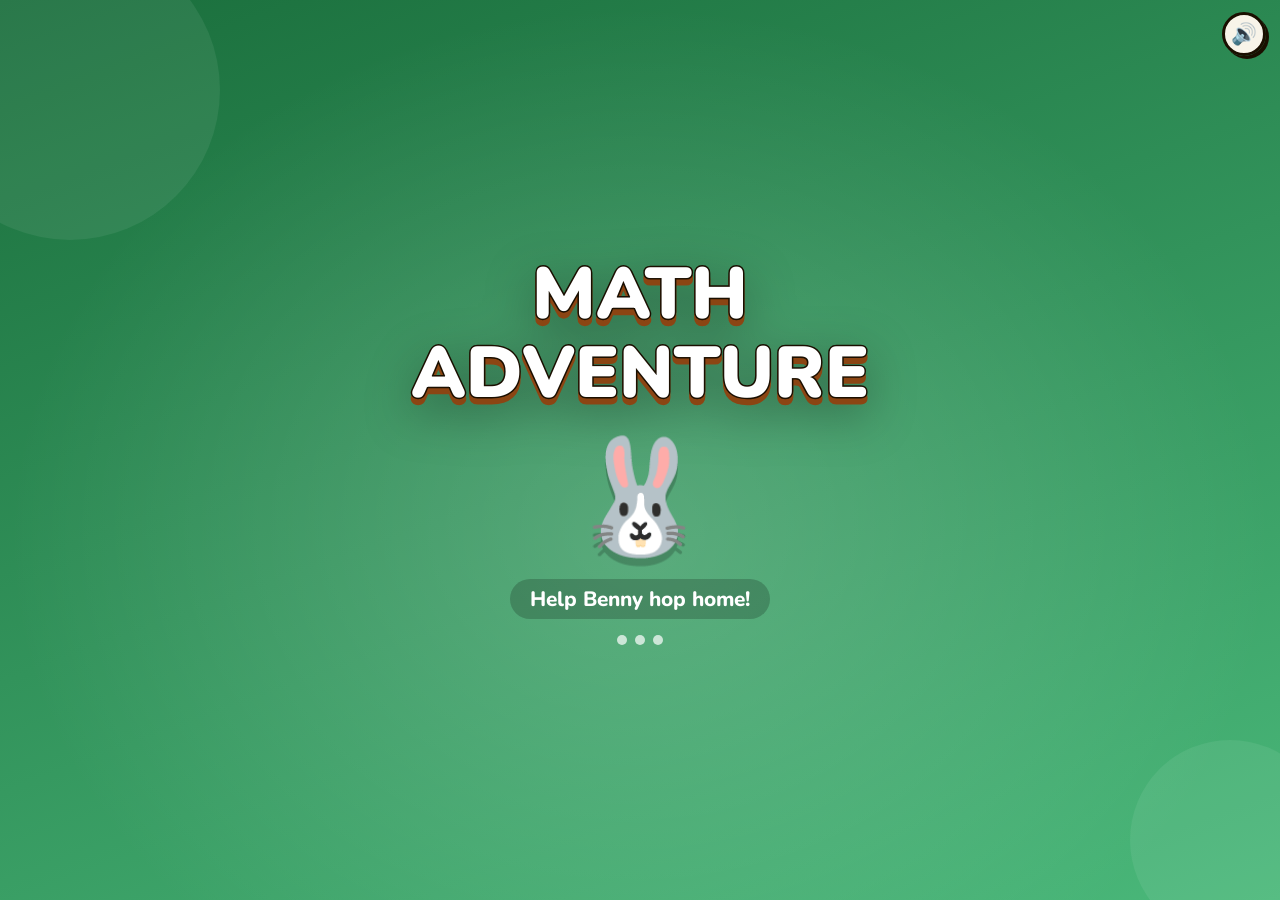
<file: index.html>
<!DOCTYPE html>
<html lang="en">
<head>
  <meta charset="UTF-8"/>
  <meta name="viewport" content="width=device-width,initial-scale=1.0,viewport-fit=cover,user-scalable=no"/>
  <meta name="theme-color" content="#2176b5"/>
  <meta name="apple-mobile-web-app-capable" content="yes"/>
  <meta name="apple-mobile-web-app-status-bar-style" content="black-translucent"/>
  <meta name="apple-mobile-web-app-title" content="Math Adventure"/>
  <meta name="mobile-web-app-capable" content="yes"/>
  <link rel="apple-touch-icon" href="icon-192.png"/>
  <link rel="manifest" href="manifest.json"/>
  <title>Math Adventure 🐰</title>
  <link rel="preconnect" href="https://fonts.googleapis.com"/>
  <link rel="preconnect" href="https://fonts.gstatic.com" crossorigin/>
  <link href="https://fonts.googleapis.com/css2?family=Boogaloo&family=Nunito:wght@800;900&display=swap" rel="stylesheet"/>
  <link rel="stylesheet" href="style.css"/>
</head>
<body>

<canvas id="fx-canvas" aria-hidden="true"></canvas>
<div id="screen-flash" aria-hidden="true"></div>
<button id="sound-toggle" onclick="toggleSound()" aria-label="Toggle sound">🔊</button>

<!-- ═══════════════════════════════════════════════
     SPLASH SCREEN
═══════════════════════════════════════════════ -->
<div id="screen-splash" class="screen active" aria-label="Loading">
  <div class="splash-bg"></div>
  <div class="splash-content">
    <div class="splash-logo" id="splash-logo">MATH<br>ADVENTURE</div>
    <div class="splash-benny" id="splash-benny">🐰</div>
    <div class="splash-subtitle">Help Benny hop home!</div>
    <div class="splash-dots">
      <span class="sdot"></span><span class="sdot"></span><span class="sdot"></span>
    </div>
  </div>
</div>

<!-- ═══════════════════════════════════════════════
     TITLE SCREEN
═══════════════════════════════════════════════ -->
<div id="screen-title" class="screen" role="main">
  <div class="ts-world" aria-hidden="true">
    <div class="ts-sky"></div>
    <div class="ts-sun">☀️</div>
    <div class="ts-cloud tc1">☁️</div>
    <div class="ts-cloud tc2">☁️</div>
    <div class="ts-cloud tc3">⛅</div>
    <!-- SVG hills on title -->
    <div class="ts-svg-hills" id="ts-svg-hills">
      <svg viewBox="0 0 900 120" preserveAspectRatio="none" style="width:100%;height:100%">
        <path d="M0,80 Q150,20 300,60 Q450,100 600,40 Q750,0 900,50 L900,120 L0,120 Z" fill="#4caf76" opacity="0.7"/>
        <path d="M0,100 Q200,50 400,80 Q600,110 900,60 L900,120 L0,120 Z" fill="#5DBB63" opacity="0.95"/>
      </svg>
    </div>
    <div class="ts-trees"><span>🌲</span><span>🌳</span><span>🌲</span><span>🌳</span><span>🌲</span><span>🌳</span></div>
    <div class="ts-ground"></div>
    <div class="ts-flowers"><span>🌸</span><span>🌼</span><span>🌸</span><span>🌻</span><span>🌼</span><span>🌸</span></div>
  </div>

  <div class="title-card">
    <div class="title-logo-wrap" aria-hidden="true">
      <div class="title-logo-bg">MATH ADVENTURE</div>
      <div class="title-logo">MATH ADVENTURE</div>
    </div>
    <h1 class="sr-only">Math Adventure — Help Benny hop home!</h1>

    <div class="title-benny-scene" aria-hidden="true">
      <div class="title-benny" id="title-benny">🐰</div>
      <div class="title-benny-shadow"></div>
      <div class="title-carrot">🥕</div>
    </div>

    <p class="title-tagline">Help Benny hop home!</p>

    <div class="carrot-counter" aria-label="Your carrots">
      <span class="carrot-icon">🥕</span>
      <span id="title-carrot-count">0</span>
      <span class="carrot-label">carrots</span>
      <button class="trophy-btn" onclick="showTrophyRoom()" aria-label="Trophy room">🏆</button>
    </div>

    <p class="world-pick-label">Pick a World</p>

    <div class="tt-toggle-row">
      <span class="tt-label">Normal</span>
      <div class="tt-switch" id="tt-switch" onclick="toggleTimeTrial()" role="switch"
           aria-checked="false" aria-label="Time Trial mode" tabindex="0">
        <div class="tt-knob"></div>
      </div>
      <span class="tt-label">⏱ Time Trial</span>
      <span class="tt-fire">🔥</span>
    </div>

    <div class="world-row" role="list">
      <button class="wbtn wbtn-1" onclick="startGame(1,G.timeTrial)" aria-label="World 1: Clover Meadow – Counting, Ages 4–6" role="listitem">
        <div class="wbtn-sky" aria-hidden="true"></div>
        <div class="wbtn-icon" aria-hidden="true">🌿🍄</div>
        <div class="wbtn-num" aria-hidden="true">1</div>
        <div class="wbtn-name">Meadow</div>
        <div class="wbtn-sub">Counting</div>
        <div class="wbtn-age">Ages 4–6</div>
        <div class="wbtn-stars"></div>
      </button>
      <button class="wbtn wbtn-2" onclick="startGame(2,G.timeTrial)" aria-label="World 2: Sunflower Fields – Addition, Ages 5–7" role="listitem">
        <div class="wbtn-sky" aria-hidden="true"></div>
        <div class="wbtn-icon" aria-hidden="true">🌻☀️</div>
        <div class="wbtn-num" aria-hidden="true">2</div>
        <div class="wbtn-name">Sunfield</div>
        <div class="wbtn-sub">Addition</div>
        <div class="wbtn-age">Ages 5–7</div>
        <div class="wbtn-stars"></div>
      </button>
      <button class="wbtn wbtn-3" onclick="startGame(3,G.timeTrial)" aria-label="World 3: Autumn Forest – Subtraction, Ages 6–8" role="listitem">
        <div class="wbtn-sky" aria-hidden="true"></div>
        <div class="wbtn-icon" aria-hidden="true">🍁🌲</div>
        <div class="wbtn-num" aria-hidden="true">3</div>
        <div class="wbtn-name">Autumn</div>
        <div class="wbtn-sub">Subtraction</div>
        <div class="wbtn-age">Ages 6–8</div>
        <div class="wbtn-stars"></div>
      </button>
      <button class="wbtn wbtn-4" onclick="startGame(4,G.timeTrial)" aria-label="World 4: Crystal Peak – Mixed, Ages 7–9" role="listitem">
        <div class="wbtn-sky" aria-hidden="true"></div>
        <div class="wbtn-icon" aria-hidden="true">⛰️✨</div>
        <div class="wbtn-num" aria-hidden="true">4</div>
        <div class="wbtn-name">Crystal</div>
        <div class="wbtn-sub">Mixed</div>
        <div class="wbtn-age">Ages 7–9</div>
        <div class="wbtn-stars"></div>
      </button>
      <button class="wbtn wbtn-5" onclick="startGame(5,G.timeTrial)" aria-label="World 5: Number Mountain – Times Tables, Ages 8–10" role="listitem">
        <div class="wbtn-sky" aria-hidden="true"></div>
        <div class="wbtn-icon" aria-hidden="true">🏔️⭐</div>
        <div class="wbtn-num" aria-hidden="true">5</div>
        <div class="wbtn-name">Number Mtn</div>
        <div class="wbtn-sub">Times Tables</div>
        <div class="wbtn-age">Ages 8–10</div>
        <div class="wbtn-stars"></div>
      </button>
      <button class="wbtn wbtn-6" onclick="startGame(6,G.timeTrial)" aria-label="World 6: River Divide – Division, Ages 9–11" role="listitem">
        <div class="wbtn-sky" aria-hidden="true"></div>
        <div class="wbtn-icon" aria-hidden="true">🌊🪨</div>
        <div class="wbtn-num" aria-hidden="true">6</div>
        <div class="wbtn-name">River</div>
        <div class="wbtn-sub">Division</div>
        <div class="wbtn-age">Ages 9–11</div>
        <div class="wbtn-stars"></div>
      </button>
    </div>
  </div>
</div>

<!-- ═══════════════════════════════════════════════
     TUTORIAL
═══════════════════════════════════════════════ -->
<div id="screen-tutorial" class="screen" role="dialog" aria-modal="true" aria-labelledby="tut-title">
  <div class="tut-bg" aria-hidden="true"></div>
  <div class="tut-panel">
    <div class="tut-benny" aria-hidden="true" id="tut-benny">🐰</div>
    <div class="tut-title" id="tut-title">Let's Learn!</div>
    <div class="tut-body" id="tut-body"></div>
    <div class="tut-visual" id="tut-visual" aria-hidden="true"></div>
    <button class="gb gb-gold tut-go" onclick="dismissTutorial()">Let's Go! 🐰</button>
  </div>
</div>

<!-- ═══════════════════════════════════════════════
     GAME SCREEN
═══════════════════════════════════════════════ -->
<div id="screen-game" class="screen" role="main" aria-label="Math Adventure game">

  <!-- World background -->
  <div class="world" id="world" aria-hidden="true">
    <div class="w-sky" id="w-sky"></div>
    <div class="w-sun" id="w-sun">☀️</div>
    <div class="w-clouds-far">
      <span class="wc-far wc-far1">☁️</span>
      <span class="wc-far wc-far2">☁️</span>
    </div>
    <div class="w-clouds">
      <span class="wc wc1">☁️</span>
      <span class="wc wc2">☁️</span>
      <span class="wc wc3">⛅</span>
    </div>
    <!-- SVG Hills layer (populated by JS) -->
    <div class="w-svg-hills" id="w-svg-hills"></div>
    <div class="w-far-hills" id="w-farhills"></div>
    <div class="w-mid-trees" id="w-midtrees"></div>
    <div class="w-river" id="w-river">
      <div class="river-ripple r1"></div>
      <div class="river-ripple r2"></div>
      <div class="river-ripple r3"></div>
      <div class="river-stones" id="river-stones"></div>
    </div>
    <div class="w-mountain-peaks" id="w-peaks"></div>
    <div class="w-near-grass" id="w-neargrass"></div>
    <div class="w-ground" id="w-ground">
      <div class="w-path">
        <div class="path-dash pd1"></div>
        <div class="path-dash pd2"></div>
        <div class="path-dash pd3"></div>
        <div class="path-dash pd4"></div>
        <div class="path-dash pd5"></div>
      </div>
    </div>
    <div class="w-home" id="w-home">
      <div class="home-icon">🏠</div>
      <div class="home-label">HOME</div>
    </div>
    <div class="ground-deco" id="ground-deco"></div>
  </div>

  <!-- Timer bar (Time Trial) -->
  <div id="timer-wrap" aria-hidden="true">
    <div id="timer-bar-fill"></div>
  </div>

  <!-- Benny character (SVG injected by JS) -->
  <div class="benny-wrap" id="benny-wrap" aria-hidden="true">
    <div id="streak-badge" class="streak-badge" aria-hidden="true"></div>
    <div class="benny-char" id="benny-char">🐰</div>
    <div class="benny-shadow-el"></div>
    <div class="benny-bubble" id="benny-bubble"></div>
  </div>

  <!-- ── QUESTION CHIP ──────────────────────────── -->
  <div class="q-chip" id="q-chip" role="status" aria-live="polite">
    <div class="q-chip-hint" id="q-hint">What is...</div>
    <div class="q-chip-eq" id="q-eq">3 + 4 = ?</div>
    <!-- Special visual area (dice, number line, array) -->
    <div id="q-special-area" class="q-special-area"></div>
  </div>

  <!-- Speed round badge (Q5) -->
  <div id="speed-round-badge" class="speed-round-badge" aria-hidden="true">⚡ Speed Round! ×2</div>

  <!-- ── ANSWER BUTTONS ─────────────────────────── -->
  <div class="sign-row" id="sign-row" role="group" aria-label="Choose your answer">
    <button class="sign sign-a" id="sign-a" onclick="checkAnswer(0)" aria-label="Answer A">
      <div class="sign-letter" aria-hidden="true">A</div>
      <div class="sign-num" id="sign-val-a">?</div>
    </button>
    <button class="sign sign-b" id="sign-b" onclick="checkAnswer(1)" aria-label="Answer B">
      <div class="sign-letter" aria-hidden="true">B</div>
      <div class="sign-num" id="sign-val-b">?</div>
    </button>
    <button class="sign sign-c" id="sign-c" onclick="checkAnswer(2)" aria-label="Answer C">
      <div class="sign-letter" aria-hidden="true">C</div>
      <div class="sign-num" id="sign-val-c">?</div>
    </button>
  </div>

  <!-- HUD top bar -->
  <div class="hud-bar">
    <button class="hud-home" onclick="goHome()" aria-label="Return to menu">⌂</button>
    <div class="hud-pips" id="hud-pips-bar"
         role="progressbar" aria-label="Progress" aria-valuenow="0" aria-valuemin="0" aria-valuemax="5">
      <div class="pip" id="pip1"></div>
      <div class="pip" id="pip2"></div>
      <div class="pip" id="pip3"></div>
      <div class="pip" id="pip4"></div>
      <div class="pip" id="pip5"></div>
    </div>
    <div class="hud-coin" aria-live="polite" aria-label="Score">
      <span aria-hidden="true">⭐</span><span id="hud-score">0</span>
    </div>
  </div>

  <!-- Lives (worlds 3+) -->
  <div class="hud-lives" aria-live="polite" aria-label="Lives remaining">
    <span id="h1">❤️</span>
    <span id="h2">❤️</span>
    <span id="h3">❤️</span>
  </div>

  <!-- Carrot count in-game -->
  <div class="hud-carrots" aria-live="polite" aria-label="Carrots">
    🥕 <span id="carrot-count">0</span>
  </div>

  <div class="hud-ribbon" id="hud-ribbon">Clover Meadow</div>

</div>

<!-- ═══════════════════════════════════════════════
     LEVEL COMPLETE
═══════════════════════════════════════════════ -->
<div id="screen-lc" class="screen" role="dialog" aria-modal="true" aria-label="Level complete">
  <div class="lc-world-bg" aria-hidden="true"></div>
  <div class="lc-panel">
    <div class="lc-confetti" id="lc-confetti" aria-hidden="true"></div>
    <div class="lc-header" aria-hidden="true">
      <span class="lc-crown">👑</span>
      <span class="lc-title">LEVEL CLEAR!</span>
    </div>
    <div class="lc-benny-row" aria-hidden="true">
      <div class="lc-benny">🐰</div>
      <div class="lc-world-name" id="lc-name">Clover Meadow</div>
    </div>
    <div class="lc-badge" id="lc-badge">
      <div class="badge-icon" id="badge-icon" aria-hidden="true">🌿</div>
      <div class="badge-label">Badge Earned!</div>
      <div class="badge-name" id="badge-name">Meadow Explorer</div>
    </div>
    <div class="lc-star-row" aria-hidden="true">
      <span class="lc-s ls1">⭐</span>
      <span class="lc-s ls2">🌟</span>
      <span class="lc-s ls3">⭐</span>
    </div>
    <div class="lc-stats">
      <div class="lc-stat-box">
        <div class="lc-stat-n" id="lc-score">5</div>
        <div class="lc-stat-l">Points</div>
      </div>
    </div>
    <div class="lc-btns">
      <button class="gb gb-gold" id="lc-next" onclick="nextLevel()">NEXT ▶</button>
      <button class="gb gb-green" onclick="replayLevel()">REPLAY ↺</button>
      <button class="gb gb-blue" id="lc-review-btn" onclick="showReview()" style="display:none">📋 Review</button>
      <button class="gb gb-grey" onclick="goHome()">MENU</button>
    </div>
  </div>
</div>

<!-- ═══════════════════════════════════════════════
     REVIEW MODE
═══════════════════════════════════════════════ -->
<div id="screen-review" class="screen" role="dialog" aria-modal="true" aria-label="Review Mistakes">
  <div class="review-bg" aria-hidden="true"></div>
  <div class="review-panel">
    <div class="review-header">
      <span class="review-icon">📋</span>
      <span class="review-title">What I Missed</span>
    </div>
    <div class="review-grid" id="review-grid"></div>
    <button class="gb gb-grey review-close" onclick="closeReview()">← Back</button>
  </div>
</div>

<!-- ═══════════════════════════════════════════════
     YOU WIN
═══════════════════════════════════════════════ -->
<div id="screen-win" class="screen" role="dialog" aria-modal="true" aria-label="You Win!">
  <div class="win-bg" aria-hidden="true"></div>
  <div class="win-panel">
    <div class="win-rays" aria-hidden="true"></div>
    <div class="win-trophy" aria-hidden="true">🏆</div>
    <div class="win-title">YOU WIN!</div>
    <div class="win-benny" aria-hidden="true">🐰🎉</div>
    <div class="win-sub">Benny made it home!</div>
    <div class="win-badges" id="win-badges" aria-label="All badges earned"></div>
    <div class="win-score-label">Total Points</div>
    <div class="win-stars" id="win-stars" aria-hidden="true">⭐⭐⭐</div>
    <div class="win-total" id="win-total">0</div>
    <button class="gb gb-gold win-play-again" onclick="goHome()">PLAY AGAIN 🎮</button>
  </div>
</div>

<!-- ═══════════════════════════════════════════════
     TROPHY ROOM
═══════════════════════════════════════════════ -->
<div id="screen-trophy" class="screen" role="dialog" aria-modal="true" aria-label="Trophy Room">
  <div class="trophy-bg" aria-hidden="true"></div>
  <div class="trophy-panel">
    <div class="trophy-header">
      <span class="trophy-title-icon">🏆</span>
      <span class="trophy-title">Trophy Room</span>
    </div>
    <div class="trophy-grid" id="trophy-grid"></div>
    <div class="trophy-carrots">
      You have 🥕 <strong id="trophy-carrot-count">0</strong> carrots!
    </div>
    <button class="gb gb-grey trophy-close" onclick="closeTrophy()">← Back</button>
  </div>
</div>

<div id="sr-announce" class="sr-only" aria-live="assertive" aria-atomic="true"></div>
<script src="script.js"></script>
</body>
</html>
</file>
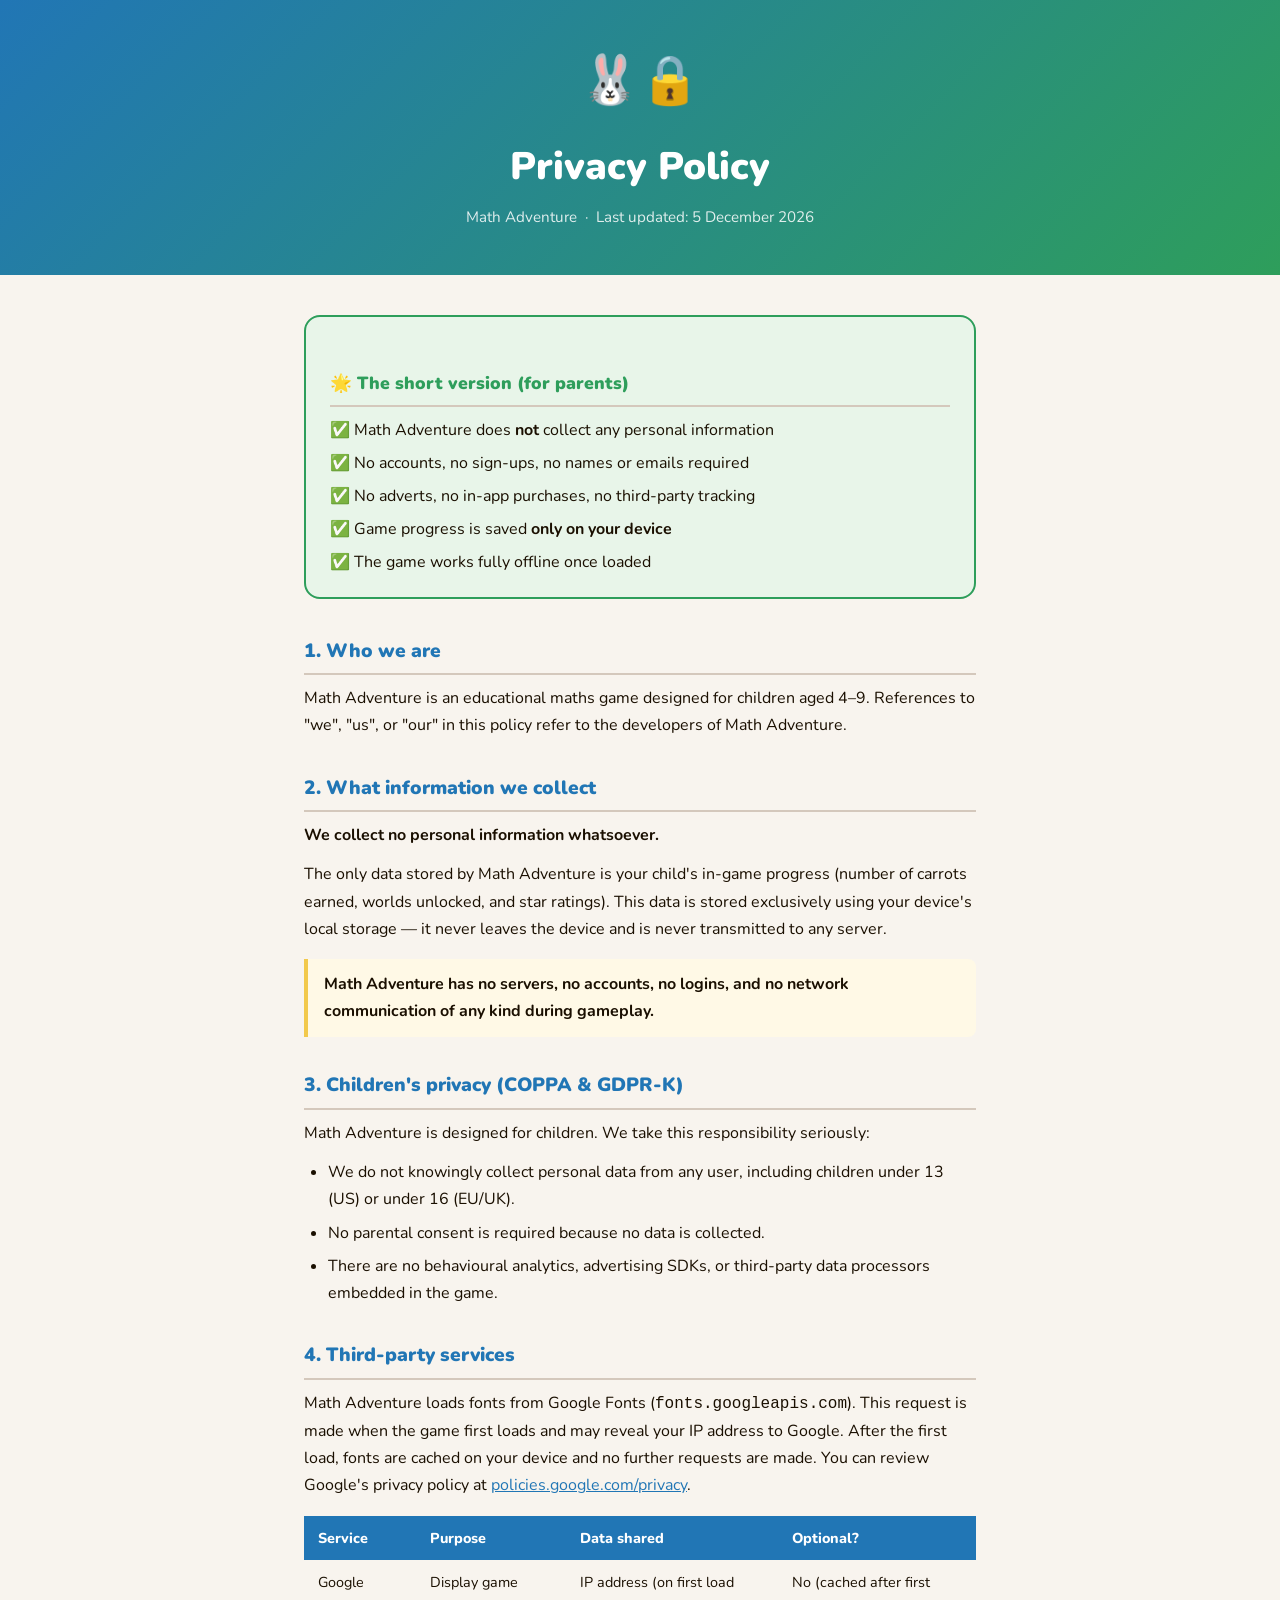
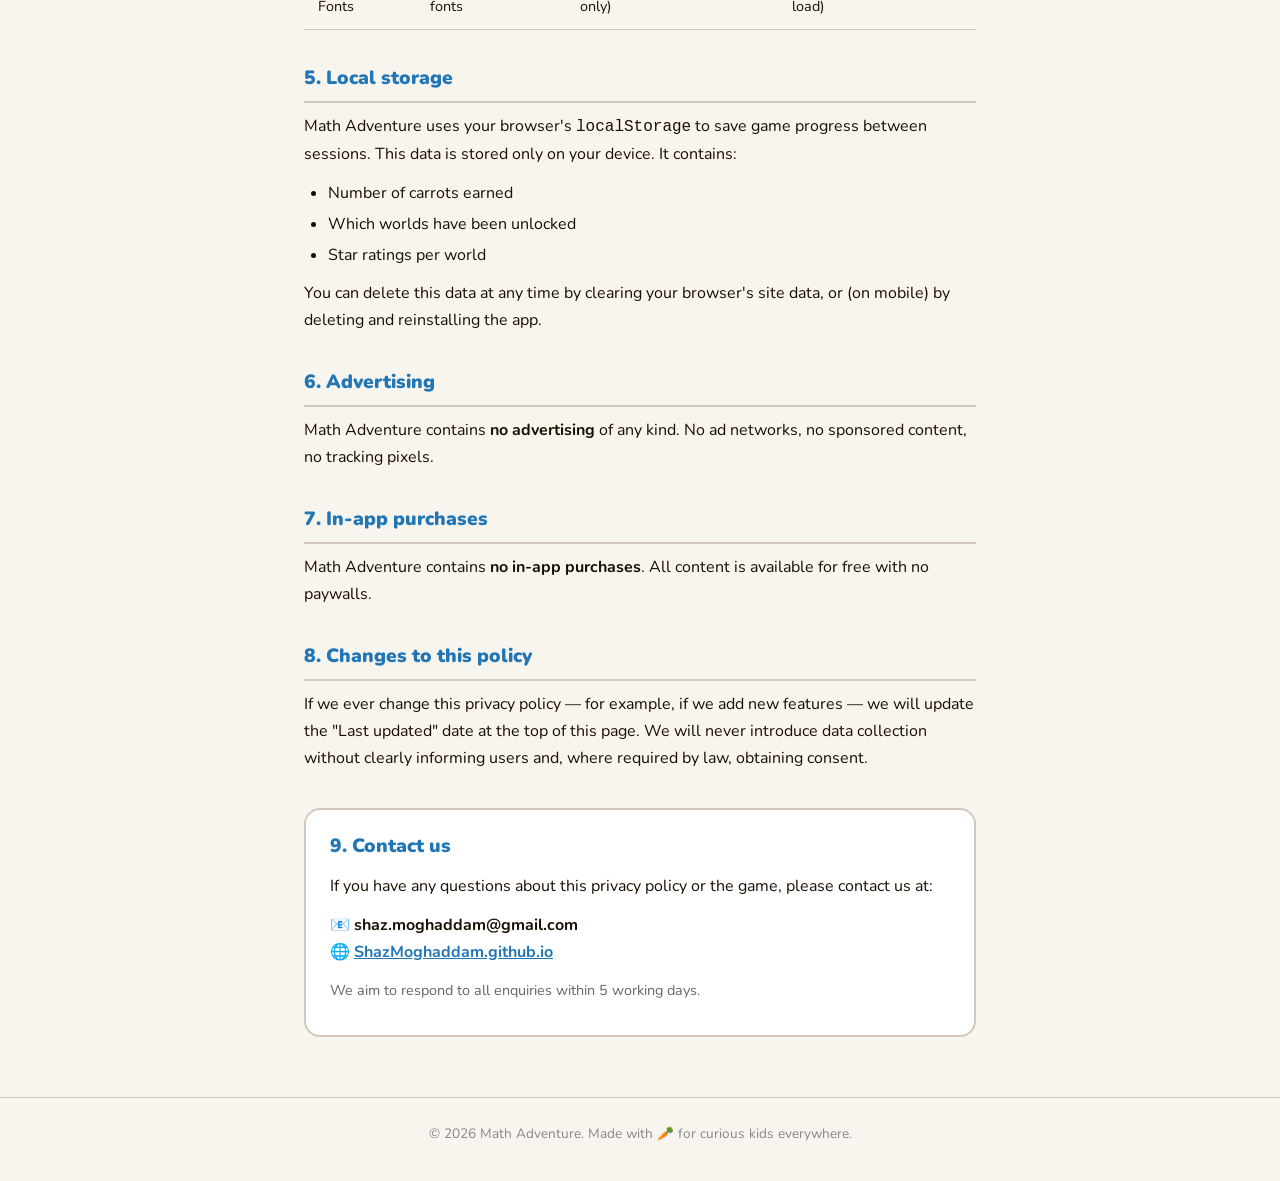
<file: privacy-policy.html>
<!DOCTYPE html>
<html lang="en">
<head>
  <meta charset="UTF-8"/>
  <meta name="viewport" content="width=device-width, initial-scale=1.0"/>
  <title>Privacy Policy – Math Adventure</title>
  <link rel="preconnect" href="https://fonts.googleapis.com"/>
  <link rel="preconnect" href="https://fonts.gstatic.com" crossorigin/>
  <link href="https://fonts.googleapis.com/css2?family=Nunito:wght@400;700;800;900&display=swap" rel="stylesheet"/>
  <style>
    *, *::before, *::after { box-sizing: border-box; margin: 0; padding: 0; }

    :root {
      --green:  #2e9e5b;
      --blue:   #2176b5;
      --ink:    #1a0f00;
      --light:  #f8f4ee;
      --border: #d4c8bc;
    }

    body {
      font-family: 'Nunito', sans-serif;
      font-size: 1rem;
      line-height: 1.7;
      color: var(--ink);
      background: var(--light);
    }

    header {
      background: linear-gradient(135deg, #2176b5, #2e9e5b);
      color: white;
      padding: 40px 24px 32px;
      text-align: center;
    }

    .header-emoji { font-size: 3rem; display: block; margin-bottom: 12px; }

    header h1 {
      font-size: clamp(1.6rem, 5vw, 2.4rem);
      font-weight: 900;
      margin-bottom: 6px;
    }

    header p {
      font-size: 0.95rem;
      opacity: 0.85;
    }

    main {
      max-width: 720px;
      margin: 0 auto;
      padding: 40px 24px 60px;
    }

    .summary-box {
      background: #e8f5e9;
      border: 2.5px solid var(--green);
      border-radius: 16px;
      padding: 20px 24px;
      margin-bottom: 36px;
    }

    .summary-box h2 {
      font-size: 1.1rem;
      font-weight: 900;
      color: var(--green);
      margin-bottom: 10px;
    }

    .summary-box ul {
      list-style: none;
      display: flex;
      flex-direction: column;
      gap: 6px;
    }

    .summary-box li::before {
      content: '✅ ';
    }

    h2 {
      font-size: 1.2rem;
      font-weight: 900;
      color: var(--blue);
      margin: 32px 0 10px;
      padding-bottom: 6px;
      border-bottom: 2px solid var(--border);
    }

    p { margin-bottom: 12px; }

    .highlight {
      background: #fff9e6;
      border-left: 4px solid #f2c94c;
      padding: 12px 16px;
      border-radius: 0 8px 8px 0;
      margin: 16px 0;
      font-weight: 700;
    }

    table {
      width: 100%;
      border-collapse: collapse;
      margin: 16px 0;
      font-size: 0.9rem;
    }

    th {
      background: var(--blue);
      color: white;
      padding: 10px 14px;
      text-align: left;
      font-weight: 800;
    }

    td {
      padding: 10px 14px;
      border-bottom: 1px solid var(--border);
    }

    tr:nth-child(even) td { background: #f0ece8; }

    .contact-box {
      background: white;
      border: 2.5px solid var(--border);
      border-radius: 16px;
      padding: 20px 24px;
      margin-top: 36px;
    }

    .contact-box h2 {
      border: none;
      padding: 0;
      margin-top: 0;
    }

    footer {
      text-align: center;
      padding: 24px;
      font-size: 0.85rem;
      color: #888;
      border-top: 1px solid var(--border);
    }

    a { color: var(--blue); }

    @media (max-width: 480px) {
      main { padding: 24px 16px 48px; }
      table { font-size: 0.82rem; }
      th, td { padding: 8px 10px; }
    }
  </style>
</head>
<body>

<header>
  <span class="header-emoji">🐰🔒</span>
  <h1>Privacy Policy</h1>
  <p>Math Adventure &nbsp;·&nbsp; Last updated: <span id="date"></span></p>
</header>

<main>

  <div class="summary-box">
    <h2>🌟 The short version (for parents)</h2>
    <ul>
      <li>Math Adventure does <strong>not</strong> collect any personal information</li>
      <li>No accounts, no sign-ups, no names or emails required</li>
      <li>No adverts, no in-app purchases, no third-party tracking</li>
      <li>Game progress is saved <strong>only on your device</strong></li>
      <li>The game works fully offline once loaded</li>
    </ul>
  </div>

  <h2>1. Who we are</h2>
  <p>
    Math Adventure is an educational maths game designed for children aged 4–9.
    References to "we", "us", or "our" in this policy refer to the developers of Math Adventure.
  </p>

  <h2>2. What information we collect</h2>
  <p>
    <strong>We collect no personal information whatsoever.</strong>
  </p>
  <p>
    The only data stored by Math Adventure is your child's in-game progress
    (number of carrots earned, worlds unlocked, and star ratings). This data
    is stored exclusively using your device's local storage — it never leaves
    the device and is never transmitted to any server.
  </p>

  <div class="highlight">
    Math Adventure has no servers, no accounts, no logins, and no network
    communication of any kind during gameplay.
  </div>

  <h2>3. Children's privacy (COPPA &amp; GDPR-K)</h2>
  <p>
    Math Adventure is designed for children. We take this responsibility seriously:
  </p>
  <ul style="margin: 10px 0 10px 24px; display: flex; flex-direction: column; gap: 6px;">
    <li>We do not knowingly collect personal data from any user, including children under 13 (US) or under 16 (EU/UK).</li>
    <li>No parental consent is required because no data is collected.</li>
    <li>There are no behavioural analytics, advertising SDKs, or third-party data processors embedded in the game.</li>
  </ul>

  <h2>4. Third-party services</h2>
  <p>
    Math Adventure loads fonts from Google Fonts (<code>fonts.googleapis.com</code>).
    This request is made when the game first loads and may reveal your IP address to Google.
    After the first load, fonts are cached on your device and no further requests are made.
    You can review Google's privacy policy at
    <a href="https://policies.google.com/privacy" target="_blank" rel="noopener">policies.google.com/privacy</a>.
  </p>

  <table>
    <thead>
      <tr>
        <th>Service</th>
        <th>Purpose</th>
        <th>Data shared</th>
        <th>Optional?</th>
      </tr>
    </thead>
    <tbody>
      <tr>
        <td>Google Fonts</td>
        <td>Display game fonts</td>
        <td>IP address (on first load only)</td>
        <td>No (cached after first load)</td>
      </tr>
    </tbody>
  </table>

  <h2>5. Local storage</h2>
  <p>
    Math Adventure uses your browser's <code>localStorage</code> to save game progress between sessions.
    This data is stored only on your device. It contains:
  </p>
  <ul style="margin: 10px 0 10px 24px; display: flex; flex-direction: column; gap: 4px;">
    <li>Number of carrots earned</li>
    <li>Which worlds have been unlocked</li>
    <li>Star ratings per world</li>
  </ul>
  <p>
    You can delete this data at any time by clearing your browser's site data,
    or (on mobile) by deleting and reinstalling the app.
  </p>

  <h2>6. Advertising</h2>
  <p>
    Math Adventure contains <strong>no advertising</strong> of any kind.
    No ad networks, no sponsored content, no tracking pixels.
  </p>

  <h2>7. In-app purchases</h2>
  <p>
    Math Adventure contains <strong>no in-app purchases</strong>.
    All content is available for free with no paywalls.
  </p>

  <h2>8. Changes to this policy</h2>
  <p>
    If we ever change this privacy policy — for example, if we add new features —
    we will update the "Last updated" date at the top of this page.
    We will never introduce data collection without clearly informing users
    and, where required by law, obtaining consent.
  </p>

  <div class="contact-box">
    <h2>9. Contact us</h2>
    <p>
      If you have any questions about this privacy policy or the game,
      please contact us at:
    </p>
    <p>
      📧 <strong>shaz.moghaddam@gmail.com</strong><br/>
      🌐 <strong><a href="https://ShazMoghaddam.github.io/" target="_blank" rel="noopener">ShazMoghaddam.github.io</a></strong>
    </p>
    <p style="margin-top:12px; font-size:0.9rem; color:#666;">
      We aim to respond to all enquiries within 5 working days.
    </p>
  </div>

</main>

<footer>
  <p>© <span id="year"></span> Math Adventure. Made with 🥕 for curious kids everywhere.</p>
</footer>

<script>
  const now = new Date();
  const opts = { year: 'numeric', month: 'long', day: 'numeric' };
  document.getElementById('date').textContent = now.toLocaleDateString('en-GB', opts);
  document.getElementById('year').textContent = now.getFullYear();
</script>

</body>
</html>
</file>
<file: style.css>
/* ════════════════════════════════════════════════════
   MATH ADVENTURE v8 — style.css
   NEW: SVG hills, splash screen, screen transitions,
   staggered sign bounce-in, dark world HUD tinting,
   review mode, speed round badge, number line, dice,
   hint bubble, parallax depth, score digit roll.
════════════════════════════════════════════════════ */

:root {
  --f1: 'Boogaloo', cursive;
  --f2: 'Nunito', sans-serif;
  --world-sky:        #87CEEB;
  --world-sky-end:    #d4f0ff;
  --world-ground:     #6FCF97;
  --world-ground-end: #4caf76;
  --world-accent:     #F2C94C;
  --hud-accent:       #F2C94C;
  --white:      #FFFFFF;
  --off-white:  #FFF8EE;
  --ink:        #1A0F00;
  --ink-light:  #3D2800;
  --card-bg:    rgba(255,248,238,0.97);
  --card-border:#1A0F00;
  --shadow-off: 5px 5px 0 #1A0F00;
  --shadow-off-sm: 3px 3px 0 #1A0F00;
  --shadow-glow: 0 8px 24px rgba(0,0,0,0.2);
  --radius-pill:32px;
  --radius-card:24px;
  --sign-a: #FF6B6B;
  --sign-b: #54A0FF;
  --sign-c: #F2C94C;
  /* Transition presets */
  --spring: cubic-bezier(.22,.61,.36,1);
  --bounce: cubic-bezier(.34,1.5,.64,1);
}

*, *::before, *::after { box-sizing: border-box; margin: 0; padding: 0; }
html { font-family: var(--f1); -webkit-tap-highlight-color: transparent; touch-action: manipulation; }
body { width:100%; height:calc(var(--real-vh,1vh)*100); overflow:hidden; background:#0d0600; user-select:none; -webkit-user-select:none; }

.sr-only { position:absolute; width:1px; height:1px; padding:0; margin:-1px; overflow:hidden; clip:rect(0,0,0,0); white-space:nowrap; border:0; }

/* ── Screens ────────────────────────────────────── */
.screen { position:fixed; inset:0; display:none; overflow:hidden; }
.screen.active { display:block; }
/* Screen transition classes applied by JS */
.screen.screen-enter { animation: screen-slide-in 0.28s cubic-bezier(.22,.61,.36,1) both; }
.screen.screen-exit  { animation: screen-slide-out 0.25s ease forwards; pointer-events:none; }

@keyframes screen-slide-in  { from{opacity:0;transform:scale(1.04)} to{opacity:1;transform:scale(1)} }
@keyframes screen-slide-out { from{opacity:1;transform:scale(1)} to{opacity:0;transform:scale(0.96)} }

/* ── FX Canvas + Flash ──────────────────────────── */
#fx-canvas { position:fixed; inset:0; pointer-events:none; z-index:9100; }
#screen-flash { position:fixed; inset:0; pointer-events:none; z-index:9200; opacity:0; }
#screen-flash.on { animation: gold-flash 0.2s ease forwards; }
@keyframes gold-flash { 0%{background:rgba(255,215,0,0)} 25%{background:rgba(255,215,0,0.45)} 100%{background:rgba(255,215,0,0)} }

/* ── Sound toggle ───────────────────────────────── */
#sound-toggle {
  position:fixed; top:max(12px,env(safe-area-inset-top)); right:14px;
  z-index:9600; background:var(--card-bg); border:3px solid var(--card-border);
  border-radius:50%; width:44px; height:44px; font-size:1.3rem; cursor:pointer;
  box-shadow:var(--shadow-off-sm); transition:transform 0.1s ease;
  display:flex; align-items:center; justify-content:center;
}
#sound-toggle:active { transform:scale(0.9); }
#sound-toggle.muted { opacity:0.6; }

/* ══════════════════════════════════════════════════
   SPLASH SCREEN
══════════════════════════════════════════════════ */
#screen-splash {
  display:none; align-items:center; justify-content:center;
  background:linear-gradient(160deg,#1a6e3c,#4ab87a,#FFE082,#f2994a);
  background-size:300% 300%;
  animation:splash-bg-shift 3s ease infinite;
}
#screen-splash.active { display:flex; }

@keyframes splash-bg-shift {
  0%,100%{background-position:0% 50%}
  50%{background-position:100% 50%}
}

.splash-bg {
  position:absolute; inset:0;
  background:radial-gradient(ellipse at 50% 60%, rgba(255,255,255,0.18) 0%, transparent 70%);
}
/* Decorative circles */
.splash-bg::before {
  content:''; position:absolute;
  width:300px; height:300px; border-radius:50%;
  background:rgba(255,255,255,0.07);
  top:-60px; left:-80px;
}
.splash-bg::after {
  content:''; position:absolute;
  width:200px; height:200px; border-radius:50%;
  background:rgba(255,255,255,0.07);
  bottom:-40px; right:-50px;
}

.splash-content {
  position:relative; z-index:10;
  display:flex; flex-direction:column;
  align-items:center; gap:16px;
}

.splash-logo {
  font-family:var(--f2); font-weight:900;
  font-size:clamp(2.5rem,10vw,4.5rem);
  color:#fff; text-align:center; line-height:1.1;
  -webkit-text-stroke:3px #1A0F00; paint-order:stroke fill;
  filter:drop-shadow(0 6px 0 #8B4513) drop-shadow(0 12px 24px rgba(0,0,0,0.3));
  animation:splash-logo 0.8s cubic-bezier(.22,.61,.36,1) both;
}
@keyframes splash-logo {
  0%{opacity:0;transform:scale(0.5) rotate(-5deg)}
  60%{opacity:1;transform:scale(1.08) rotate(2deg)}
  100%{opacity:1;transform:scale(1) rotate(0)}
}

.splash-benny {
  font-size:clamp(4rem,15vw,7rem);
  animation:splash-benny-jump 2s ease-in-out both;
  filter:drop-shadow(0 8px 0 rgba(0,0,0,0.2));
}
@keyframes splash-benny-jump {
  0%{opacity:0;transform:translateY(40px) scale(0.8)}
  50%{opacity:1;transform:translateY(-12px) scale(1.05)}
  70%{transform:translateY(0) scale(1)}
  80%{transform:translateY(-6px) scale(1.02)}
  100%{opacity:1;transform:translateY(0) scale(1)}
}

.splash-subtitle {
  font-family:var(--f2); font-weight:800;
  font-size:clamp(0.9rem,3.5vw,1.3rem);
  color:#fff; background:rgba(0,0,0,0.2);
  border-radius:var(--radius-pill); padding:6px 20px;
  animation:splash-benny 1.2s ease both;
}

.splash-dots {
  display:flex; gap:8px;
  animation:splash-benny 1.4s ease both;
}
.sdot {
  width:10px; height:10px; background:rgba(255,255,255,0.7);
  border-radius:50%; animation:sdot-pulse 1.2s ease-in-out infinite;
}
.sdot:nth-child(2){animation-delay:0.2s}
.sdot:nth-child(3){animation-delay:0.4s}
@keyframes sdot-pulse { 0%,100%{transform:scale(0.6);opacity:0.4} 50%{transform:scale(1);opacity:1} }
@keyframes splash-benny { 0%,40%{opacity:0;transform:translateY(20px)} 100%{opacity:1;transform:translateY(0)} }

/* ══════════════════════════════════════════════════
   TITLE SCREEN
══════════════════════════════════════════════════ */
#screen-title {
  display:none; flex-direction:column; align-items:center;
  overflow-y:auto;
  background:linear-gradient(180deg,#87CEEB 0%,#d4f0ff 40%,#6FCF97 70%,#4caf76 100%);
}
#screen-title.active { display:flex; }

.ts-world { position:absolute; inset:0; pointer-events:none; overflow:hidden; }
.ts-sky { position:absolute; inset:0 0 40% 0; background:linear-gradient(180deg,#5BA4CF,#87CEEB,#d4f0ff); }
.ts-sun { position:absolute; top:10%; right:12%; font-size:clamp(2rem,6vw,3.5rem); animation:float-sun 4s ease-in-out infinite; filter:drop-shadow(0 0 20px #FFE082); }
@keyframes float-sun { 0%,100%{transform:translateY(0)} 50%{transform:translateY(-8px)} }
.ts-cloud { position:absolute; font-size:clamp(1.5rem,4vw,2.8rem); opacity:0.85; }
.tc1{top:8%;left:5%;animation:cloud-drift 18s linear infinite}
.tc2{top:14%;left:30%;animation:cloud-drift 24s linear infinite 4s}
.tc3{top:6%;left:60%;animation:cloud-drift 20s linear infinite 10s}
@keyframes cloud-drift { 0%{transform:translateX(0)} 50%{transform:translateX(12px)} 100%{transform:translateX(0)} }

/* SVG Hills on title */
.ts-svg-hills { position:absolute; bottom:30%; left:0; right:0; height:160px; }
.ts-ground { position:absolute; bottom:0; left:0; right:0; height:33%; background:linear-gradient(180deg,#6FCF97,#4caf76); }
.ts-trees { position:absolute; bottom:30%; width:100%; display:flex; justify-content:space-around; padding:0 5%; font-size:clamp(1.4rem,4vw,2.2rem); }
.ts-flowers { position:absolute; bottom:3%; width:100%; display:flex; justify-content:space-around; padding:0 4%; font-size:clamp(1rem,3vw,1.6rem); }

.title-card {
  position:relative; z-index:10;
  display:flex; flex-direction:column; align-items:center;
  width:min(560px,96vw); margin:max(16px,env(safe-area-inset-top,12px)) auto 24px;
  gap:10px; padding-bottom:24px;
}
.title-logo-wrap { position:relative; margin-bottom:4px; }
.title-logo,.title-logo-bg { font-family:var(--f2); font-weight:900; font-size:clamp(1.9rem,7vw,3.2rem); letter-spacing:2px; white-space:nowrap; }
.title-logo-bg { color:var(--card-border); position:absolute; top:4px; left:4px; opacity:0.25; }
.title-logo { color:#fff; -webkit-text-stroke:2.5px var(--card-border); paint-order:stroke fill; filter:drop-shadow(0 5px 0 #8B4513) drop-shadow(0 10px 20px rgba(0,0,0,0.35)); }
.title-benny-scene { position:relative; height:90px; display:flex; align-items:flex-end; justify-content:center; gap:24px; }
#title-benny { font-size:clamp(3rem,10vw,4.5rem); animation:title-benny-bounce 1.2s ease-in-out infinite; filter:drop-shadow(0 6px 0 rgba(0,0,0,0.2)); cursor:default; }
.title-benny-shadow { position:absolute; bottom:0; width:60px; height:14px; background:rgba(0,0,0,0.12); border-radius:50%; animation:shadow-squish 1.2s ease-in-out infinite; }
@keyframes shadow-squish { 0%,100%{transform:scaleX(1);opacity:0.3} 40%{transform:scaleX(0.6);opacity:0.12} }
.title-carrot { font-size:clamp(1.8rem,6vw,2.8rem); animation:title-benny-bounce 1.2s ease-in-out infinite 0.6s; }
.title-tagline {
  font-family:var(--f2); font-weight:800; font-size:clamp(1rem,3.5vw,1.4rem);
  color:var(--ink); background:var(--card-bg);
  border:3px solid var(--card-border); border-radius:var(--radius-pill);
  padding:6px 20px; box-shadow:var(--shadow-off-sm);
}
.carrot-counter {
  display:flex; align-items:center; gap:8px; background:var(--card-bg);
  border:3px solid var(--card-border); border-radius:var(--radius-pill);
  padding:6px 16px; box-shadow:var(--shadow-off-sm); font-size:1.1rem;
  transition:transform 0.1s ease;
}
.carrot-counter:hover { transform:scale(1.02); }
.carrot-icon { font-size:1.3rem; }
.carrot-counter strong,#title-carrot-count { font-family:var(--f2); font-weight:900; font-size:1.2rem; color:var(--ink); }
.carrot-label { color:var(--ink-light); font-size:0.95rem; }
.trophy-btn {
  background:none; border:none; font-size:1.4rem; cursor:pointer;
  padding:0 0 0 8px; border-left:2px solid var(--card-border);
  transition:transform 0.15s ease;
}
.trophy-btn:hover { transform:scale(1.15) rotate(-5deg); }
.trophy-btn:active { transform:scale(0.88); }
.world-pick-label { font-family:var(--f2); font-weight:900; font-size:clamp(1rem,3vw,1.3rem); color:var(--ink); text-shadow:1px 1px 0 rgba(255,255,255,0.6); }

/* TT toggle */
.tt-toggle-row { display:flex; align-items:center; gap:10px; background:var(--card-bg); border:3px solid var(--card-border); border-radius:var(--radius-pill); padding:7px 16px; box-shadow:var(--shadow-off-sm); }
.tt-label { font-size:0.95rem; color:var(--ink-light); }
.tt-switch { width:52px; height:28px; background:#ccc; border:2.5px solid var(--card-border); border-radius:14px; position:relative; cursor:pointer; transition:background 0.2s ease; }
.tt-knob { position:absolute; top:3px; left:3px; width:18px; height:18px; background:white; border-radius:50%; border:2px solid var(--card-border); transition:left 0.2s ease; box-shadow:1px 1px 3px rgba(0,0,0,0.2); }
.tt-switch.on { background:#ff6b35; }
.tt-switch.on .tt-knob { left:calc(100% - 22px); }
.tt-fire { font-size:1.1rem; }

/* World buttons */
.world-row { display:flex; flex-wrap:wrap; justify-content:center; gap:10px; width:100%; padding:0 4px; }
.wbtn {
  position:relative; display:flex; flex-direction:column; align-items:center;
  width:calc(33% - 8px); min-width:96px; max-width:130px; aspect-ratio:0.75;
  background:var(--card-bg); border:3.5px solid var(--card-border);
  border-radius:var(--radius-card); box-shadow:var(--shadow-off);
  cursor:pointer; padding:8px 4px 10px; gap:3px; overflow:hidden;
  transition:transform 0.15s ease, box-shadow 0.15s ease;
  animation:wbtn-float 2.5s ease-in-out infinite;
  will-change:transform;
}
.wbtn::after {
  content:''; position:absolute; top:0; left:0; right:0; height:50%;
  background:linear-gradient(180deg,rgba(255,255,255,0.25) 0%,transparent 100%);
  border-radius:20px 20px 0 0; pointer-events:none;
}
.wbtn-1{animation-delay:0s} .wbtn-2{animation-delay:0.2s} .wbtn-3{animation-delay:0.4s}
.wbtn-4{animation-delay:0.6s} .wbtn-5{animation-delay:0.8s} .wbtn-6{animation-delay:1s}
.wbtn:hover:not(.locked) { transform:translateY(-5px) scale(1.04); box-shadow:7px 9px 0 var(--card-border); animation-play-state:paused; }
.wbtn:active:not(.locked) { transform:scale(0.91); box-shadow:2px 2px 0 var(--card-border); }
.wbtn.locked { opacity:0.55; cursor:not-allowed; filter:grayscale(0.5) brightness(0.85); }
.wbtn-sky { position:absolute; top:0; left:0; right:0; height:45%; border-radius:20px 20px 0 0; }
.wbtn-1 .wbtn-sky{background:linear-gradient(#87CEEB,#b8e8ff)}
.wbtn-2 .wbtn-sky{background:linear-gradient(#FFE082,#FFF5B0)}
.wbtn-3 .wbtn-sky{background:linear-gradient(#FF8A65,#FFCC02)}
.wbtn-4 .wbtn-sky{background:linear-gradient(#7986CB,#b36bc5)}
.wbtn-5 .wbtn-sky{background:linear-gradient(#5C6BC0,#4052b5)}
.wbtn-6 .wbtn-sky{background:linear-gradient(#26C6DA,#00a0b0)}
.wbtn-icon { position:relative; font-size:1.4rem; margin-top:2px; z-index:2; }
.wbtn-num { position:absolute; top:7px; left:9px; font-family:var(--f2); font-weight:900; font-size:1.3rem; color:white; -webkit-text-stroke:1.5px var(--card-border); paint-order:stroke fill; z-index:3; }
.wbtn-name { font-family:var(--f2); font-weight:900; font-size:clamp(0.7rem,2.5vw,0.85rem); color:var(--ink); z-index:2; margin-top:auto; }
.wbtn-sub { font-size:clamp(0.6rem,2vw,0.75rem); color:var(--ink-light); z-index:2; }
.wbtn-age { font-size:clamp(0.55rem,1.8vw,0.65rem); color:#888; z-index:2; }
.wbtn-stars { font-size:0.65rem; letter-spacing:-1px; min-height:12px; z-index:2; }
.wbtn-lock { position:absolute; inset:0; display:flex; align-items:center; justify-content:center; background:rgba(0,0,0,0.18); border-radius:20px; font-size:1.6rem; z-index:10; backdrop-filter:blur(1px); }

@keyframes wbtn-float { 0%,100%{transform:translateY(0)} 50%{transform:translateY(-6px)} }
@keyframes title-benny-bounce { 0%,100%{transform:translateY(0) scaleX(1)} 40%{transform:translateY(-18px) scaleX(1.05)} 60%{transform:translateY(-12px) scaleX(0.97)} }

/* ══════════════════════════════════════════════════
   TUTORIAL
══════════════════════════════════════════════════ */
#screen-tutorial { display:none; flex-direction:column; align-items:center; justify-content:center; }
#screen-tutorial.active { display:flex; }
.tut-bg { position:absolute; inset:0; background:linear-gradient(135deg,#1a6e3c,#2e9e5b,#4ab87a); }
.tut-panel { position:relative; z-index:10; background:var(--card-bg); border:4px solid var(--card-border); border-radius:var(--radius-card); box-shadow:8px 8px 0 var(--card-border); padding:28px 24px; width:min(420px,92vw); display:flex; flex-direction:column; align-items:center; gap:14px; }
.tut-benny { font-size:4rem; animation:title-benny-bounce 1.2s ease-in-out infinite; }
.tut-title { font-family:var(--f2); font-weight:900; font-size:clamp(1.4rem,5vw,1.9rem); color:var(--ink); text-align:center; }
.tut-body { font-family:var(--f2); font-weight:800; font-size:clamp(0.85rem,3vw,1rem); color:var(--ink-light); text-align:center; white-space:pre-line; line-height:1.5; }
.tut-visual { font-size:clamp(0.9rem,3vw,1.1rem); background:#f0ffe8; border:2.5px dashed #4caf76; border-radius:12px; padding:10px 16px; text-align:center; min-height:36px; }

/* ══════════════════════════════════════════════════
   GAME SCREEN — World layers
══════════════════════════════════════════════════ */
#screen-game { display:none; background:var(--world-sky); }
#screen-game.active { display:block; }

/* Vignette overlay */
#screen-game::after {
  content:''; position:absolute; inset:0; pointer-events:none; z-index:1;
  background:radial-gradient(ellipse at 50% 50%, transparent 55%, rgba(0,0,0,0.25) 100%);
}

.world { position:absolute; inset:0; z-index:0; overflow:hidden; }
.w-sky { position:absolute; inset:0 0 38% 0; background:linear-gradient(180deg,var(--world-sky),var(--world-sky-end)); transition:background 0.6s ease; }

/* SVG Hills layer */
.w-svg-hills { position:absolute; bottom:38%; left:0; right:0; height:130px; z-index:1; }
.w-far-hills  { position:absolute; bottom:42%; left:0; right:0; height:80px; z-index:1; will-change:transform; }
.w-mid-trees  { position:absolute; bottom:37%; left:0; right:0; display:flex; justify-content:space-around; padding:0 4%; font-size:clamp(1.6rem,4vw,2.4rem); z-index:2; will-change:transform; }

.w-sun { position:absolute; top:8%; right:10%; font-size:clamp(1.8rem,5vw,2.8rem); filter:drop-shadow(0 0 16px rgba(255,220,0,0.7)); z-index:2; }
.w-clouds-far,.w-clouds { position:absolute; top:0; left:0; right:0; height:30%; z-index:2; }
.wc-far,.wc { position:absolute; opacity:0.7; font-size:clamp(1rem,3vw,2rem); }
.wc-far1{top:5%;left:8%;animation:cloud-drift 28s linear infinite;font-size:1rem;opacity:0.4}
.wc-far2{top:12%;left:55%;animation:cloud-drift 35s linear infinite 8s;font-size:0.9rem;opacity:0.35}
.wc1{top:6%;left:4%;animation:cloud-drift 20s linear infinite}
.wc2{top:13%;left:38%;animation:cloud-drift 26s linear infinite 5s}
.wc3{top:5%;left:68%;animation:cloud-drift 22s linear infinite 12s}

.w-ground { position:absolute; bottom:0; left:0; right:0; height:38%; background:linear-gradient(180deg,var(--world-ground),var(--world-ground-end)); z-index:3; }
.w-near-grass { position:absolute; bottom:36%; left:0; right:0; height:40px; background:radial-gradient(ellipse 100% 80% at 50% 100%,var(--world-ground),transparent); z-index:3; }
.w-path { position:absolute; top:8%; left:0; right:0; height:14px; display:flex; justify-content:space-evenly; align-items:center; padding:0 6%; }
.path-dash { height:5px; width:8%; background:rgba(255,255,255,0.35); border-radius:3px; }
.w-home { position:absolute; right:3%; bottom:38%; z-index:4; display:flex; flex-direction:column; align-items:center; cursor:default; }
.home-icon { font-size:clamp(1.6rem,5vw,2.4rem); filter:drop-shadow(0 3px 0 rgba(0,0,0,0.3)); }
.home-label { font-family:var(--f2); font-weight:900; font-size:0.6rem; color:#fff; -webkit-text-stroke:0.5px #333; paint-order:stroke fill; }

/* Ground deco */
.ground-deco { position:absolute; bottom:38%; left:0; right:0; height:40px; z-index:4; }
.gd-item { position:absolute; font-size:clamp(0.9rem,2.5vw,1.4rem); bottom:0; }

/* World-specific backgrounds */
.world.w2 .w-sky { background:linear-gradient(180deg,#FFE082,#FFF9C4); }
.world.w2 .w-ground { background:linear-gradient(180deg,#8BC34A,#689F38); }
.world.w3 .w-sky { background:linear-gradient(180deg,#FF8A65,#FFCC02); }
.world.w3 .w-ground { background:linear-gradient(180deg,#795548,#5D4037); }
.world.w4 .w-sky { background:linear-gradient(180deg,#1A237E,#7B1FA2); }
.world.w4 .w-ground { background:linear-gradient(180deg,#4A148C,#311B92); }
.world.w5 .w-sky { background:linear-gradient(180deg,#4A148C,#1A237E); }
.world.w5 .w-ground { background:linear-gradient(180deg,#37474F,#263238); }
.world.w6 .w-sky { background:linear-gradient(180deg,#006064,#00838F); }
.world.w6 .w-ground { background:linear-gradient(180deg,#00695C,#004D40); }

/* River (world 6) */
.w-river { display:none; position:absolute; bottom:38%; left:0; right:0; height:40px; z-index:3; background:rgba(0,150,200,0.35); overflow:hidden; }
.river-ripple { position:absolute; height:3px; background:rgba(255,255,255,0.4); border-radius:2px; animation:river-flow 3s linear infinite; }
.r1{top:20%;width:30%;left:-30%;animation-delay:0s}
.r2{top:50%;width:40%;left:-40%;animation-delay:1s}
.r3{top:75%;width:25%;left:-25%;animation-delay:2s}
@keyframes river-flow { from{transform:translateX(0)} to{transform:translateX(150vw)} }
.river-stones { position:absolute; bottom:0; width:100%; display:flex; justify-content:space-around; }
.stone { font-size:1.1rem; }

/* Mountain peaks (world 5) */
.w-mountain-peaks { display:none; position:absolute; bottom:38%; left:0; right:0; height:160px; z-index:2; }
.peak { position:absolute; bottom:0; display:flex; flex-direction:column; align-items:center; }
.peak-triangle { width:0; height:0; border-left-style:solid; border-right-style:solid; border-bottom-style:solid; border-left-color:transparent; border-right-color:transparent; border-bottom-color:#546E7A; }
.peak-snow { position:absolute; top:-4px; font-size:0.9rem; }
.peak-num { font-family:var(--f2); font-weight:900; font-size:0.65rem; color:#fff; -webkit-text-stroke:0.5px #333; paint-order:stroke fill; margin-top:2px; }

/* ── Timer ──────────────────────────────────────── */
#timer-wrap { position:absolute; top:0; left:0; right:0; height:6px; z-index:50; }
#timer-bar-fill { height:100%; width:100%; background:#4cff6a; transition:none; border-radius:0 3px 3px 0; }

/* ── Benny ──────────────────────────────────────── */
.benny-wrap { position:absolute; bottom:36%; left:3%; z-index:20; display:flex; flex-direction:column; align-items:center; transition:left 0.7s cubic-bezier(.34,1.5,.64,1); }
.benny-char { font-size:clamp(2.8rem,9vw,4rem); display:block; cursor:default; }
/* SVG Benny overrides */
.benny-char svg { display:block; filter:drop-shadow(0 4px 2px rgba(0,0,0,0.18)); }
/* Smooth SVG element transitions */
#benny-ear-left, #benny-ear-right { transition:transform 0.3s ease; }
#benny-arm-left, #benny-arm-right { transition:transform 0.25s ease; }
#benny-leg-left, #benny-leg-right { transition:transform 0.2s ease; }
#benny-mouth { transition:d 0.2s ease; }
.benny-shadow-el { width:60px; height:12px; background:rgba(0,0,0,0.14); border-radius:50%; margin-top:-6px; }
.benny-bubble {
  position:absolute; bottom:110%; left:50%; transform:translateX(-50%);
  background:var(--card-bg); border:2.5px solid var(--card-border);
  border-radius:var(--radius-pill); padding:5px 13px;
  font-family:var(--f2); font-weight:800; font-size:clamp(0.7rem,2.5vw,0.9rem);
  white-space:nowrap; box-shadow:var(--shadow-off-sm);
  opacity:0; transform:translateX(-50%) translateY(5px); pointer-events:none;
  transition:opacity 0.2s ease, transform 0.2s ease;
  z-index:30;
}
.benny-bubble::after {
  content:''; position:absolute; top:100%; left:50%; transform:translateX(-50%);
  border:6px solid transparent; border-top-color:var(--card-border);
}
.benny-bubble.show { opacity:1; transform:translateX(-50%) translateY(0); }
.streak-badge {
  position:absolute; top:-28px; left:50%; transform:translateX(-50%);
  background:#FF6B35; border:2.5px solid var(--card-border);
  border-radius:var(--radius-pill); padding:3px 10px;
  font-family:var(--f2); font-weight:900; font-size:0.75rem;
  color:#fff; white-space:nowrap; box-shadow:var(--shadow-off-sm);
  display:none; align-items:center; gap:3px; z-index:25;
}
.streak-badge.pop { animation:streak-badge-pop 0.4s cubic-bezier(.22,.61,.36,1) both; }
@keyframes streak-badge-pop { 0%{transform:translateX(-50%) scale(0) rotate(-20deg)} 60%{transform:translateX(-50%) scale(1.3) rotate(5deg)} 100%{transform:translateX(-50%) scale(1) rotate(0)} }

/* ── Question chip ──────────────────────────────── */
.q-chip {
  position:absolute; top:12%; left:50%; transform:translateX(-50%);
  background:var(--card-bg);
  border:4px solid var(--card-border);
  border-radius:var(--radius-card);
  box-shadow:var(--shadow-off), 0 8px 32px rgba(0,0,0,0.15);
  padding:clamp(10px,3vw,16px) clamp(14px,5vw,24px);
  text-align:center; min-width:min(84vw,340px); max-width:min(88vw,420px);
  z-index:40; opacity:0; transition:opacity 0.2s ease;
}
.q-chip::before {
  content:''; position:absolute; top:0; left:0; right:0; height:45%;
  background:linear-gradient(180deg,rgba(255,255,255,0.5) 0%,transparent 100%);
  border-radius:var(--radius-card) var(--radius-card) 0 0;
  pointer-events:none;
}
.q-chip.in { opacity:1; }
.q-chip-hint { font-family:var(--f2); font-weight:800; font-size:clamp(0.75rem,2.5vw,1rem); color:var(--ink-light); margin-bottom:4px; }
.q-chip-eq { font-family:var(--f1); font-size:clamp(1.8rem,7vw,3rem); color:var(--ink); line-height:1.15; will-change:transform,opacity; }

/* Special question area (dice, number line, array viz) */
.q-special-area { margin-top:6px; min-height:0; }

/* Speed round badge */
.speed-round-badge {
  display:none; position:absolute; top:calc(12% - 36px); left:50%; transform:translateX(-50%);
  background:#FF9800; border:3px solid var(--card-border);
  border-radius:var(--radius-pill); padding:4px 16px;
  font-family:var(--f2); font-weight:900; font-size:0.85rem;
  color:#fff; box-shadow:var(--shadow-off-sm); z-index:41;
  animation:streak-badge-pop 0.4s ease both;
}

/* ── Answer buttons ─────────────────────────────── */
.sign-row {
  position:absolute; bottom:14%; left:50%; transform:translateX(-50%);
  display:flex; gap:clamp(8px,3vw,16px); z-index:40; width:min(92vw,520px);
}
.sign {
  flex:1; min-height:clamp(72px,18vw,110px);
  display:flex; flex-direction:column; align-items:center; justify-content:center;
  border:4px solid var(--card-border); border-radius:var(--radius-pill);
  cursor:pointer; gap:2px; position:relative; overflow:hidden;
  box-shadow:var(--shadow-off); transition:box-shadow 0.12s ease, transform 0.1s ease;
}
/* Top shine layer */
.sign::before {
  content:''; position:absolute; top:0; left:0; right:0; height:50%;
  background:linear-gradient(180deg,rgba(255,255,255,0.38) 0%,rgba(255,255,255,0) 100%);
  border-radius:var(--radius-pill) var(--radius-pill) 0 0;
  pointer-events:none;
}
/* Bottom shadow layer */
.sign::after {
  content:''; position:absolute; bottom:0; left:0; right:0; height:30%;
  background:rgba(0,0,0,0.10);
  border-radius:0 0 var(--radius-pill) var(--radius-pill);
  pointer-events:none;
}
.sign-a { background:linear-gradient(170deg,#FF8A8A,#FF6B6B,#E84040); }
.sign-b { background:linear-gradient(170deg,#74B4FF,#54A0FF,#2876D4); }
.sign-c { background:linear-gradient(170deg,#FFD860,#F2C94C,#D4A000); }
.sign:hover:not(.disabled) { transform:translateY(-3px) scale(1.02); box-shadow:6px 8px 0 var(--card-border); }
.sign:active:not(.disabled) { transform:scale(0.91); box-shadow:2px 2px 0 var(--card-border); }
.sign.disabled { pointer-events:none; opacity:0.7; }
.sign.correct { background:linear-gradient(170deg,#6ed976,#4CAF50,#2d8a35); border-color:#1a5c22; box-shadow:0 0 0 4px rgba(76,175,80,0.5),5px 5px 0 #1A0F00; }
.sign.wrong    { background:linear-gradient(170deg,#f07070,#e74c3c,#b82828); border-color:#7a1520; animation:wrong-wobble 0.3s ease; }
.sign.revealing { background:linear-gradient(170deg,#6ed976,#4CAF50,#2d8a35); border-color:#1a5c22; }
@keyframes wrong-wobble { 0%,100%{transform:translateX(0)} 25%{transform:translateX(-7px)} 75%{transform:translateX(7px)} }
.sign-letter { font-family:var(--f2); font-weight:900; font-size:clamp(0.55rem,2vw,0.8rem); color:rgba(255,255,255,0.9); -webkit-text-stroke:0.5px rgba(0,0,0,0.2); paint-order:stroke fill; }
.sign-num { font-family:var(--f1); font-size:clamp(1.5rem,6vw,2.4rem); color:#fff; -webkit-text-stroke:1.5px var(--card-border); paint-order:stroke fill; text-shadow:0 3px 6px rgba(0,0,0,0.3); }

/* ── HUD ─────────────────────────────────────────── */
.hud-bar {
  position:absolute; top:max(8px,env(safe-area-inset-top)); left:0; right:0;
  display:flex; align-items:center; justify-content:space-between;
  padding:0 12px; z-index:50; gap:8px;
  background:var(--card-bg); border-bottom:3px solid var(--card-border);
  height:44px;
}
.hud-home {
  background:none; border:none; font-size:1.4rem; cursor:pointer;
  padding:4px; border-radius:8px; transition:transform 0.1s ease; color:var(--ink);
}
.hud-home:active { transform:scale(0.88); }
.hud-pips { display:flex; gap:6px; align-items:center; }
.pip { width:clamp(10px,3vw,16px); height:clamp(10px,3vw,16px); border-radius:50%; background:#ddd; border:2px solid var(--card-border); transition:background 0.2s,transform 0.2s; }
.pip.done { background:var(--world-accent); box-shadow:0 0 6px var(--world-accent); }
.pip.active { background:#fff; transform:scale(1.3); box-shadow:0 0 8px rgba(255,255,255,0.8); }
.hud-coin { display:flex; align-items:center; gap:4px; font-family:var(--f2); font-weight:900; font-size:1rem; color:var(--ink); min-width:70px; justify-content:flex-end; }
.hud-coin.bump .hud-score,#hud-score { display:inline-block; }
.hud-coin.bump { animation:carrot-bump 0.3s ease; }
.hud-lives { position:absolute; top:52px; right:10px; z-index:50; display:flex; gap:3px; font-size:1.2rem; }
.hud-lives span.dead { filter:grayscale(1); opacity:0.35; }
.hud-carrots { position:absolute; top:52px; left:10px; z-index:50; font-family:var(--f2); font-weight:900; font-size:0.9rem; background:var(--card-bg); border:2.5px solid var(--card-border); border-radius:var(--radius-pill); padding:3px 10px; box-shadow:var(--shadow-off-sm); color:var(--ink); }
.hud-ribbon { position:absolute; top:54px; left:50%; transform:translateX(-50%); background:var(--world-accent); border:2.5px solid var(--card-border); border-radius:var(--radius-pill); padding:3px 14px; font-family:var(--f2); font-weight:900; font-size:0.75rem; color:var(--ink); box-shadow:var(--shadow-off-sm); white-space:nowrap; z-index:45; }

/* Dark world overrides for ribbon & HUD bar */
.world.w4 ~ .hud-bar,
.world.w5 ~ .hud-bar,
.world.w6 ~ .hud-bar { border-bottom-color:#6040a0; }

.world.w4 ~ .hud-carrots,
.world.w5 ~ .hud-carrots,
.world.w6 ~ .hud-carrots { background:rgba(20,10,50,0.96); border-color:#9070c0; color:#f0e8ff; }

.world.w4 ~ .hud-lives span,
.world.w5 ~ .hud-lives span,
.world.w6 ~ .hud-lives span { filter:drop-shadow(0 0 4px rgba(180,120,255,0.5)); }

.world.w4 ~ .hud-ribbon,
.world.w5 ~ .hud-ribbon,
.world.w6 ~ .hud-ribbon { border-color:#9070c0; }


@keyframes hud-ribbon-in { from{transform:translateX(-50%) translateY(-40px);opacity:0} to{transform:translateX(-50%) translateY(0);opacity:1} }
@keyframes carrot-bump { 0%{transform:scale(1)} 50%{transform:scale(1.3)} 100%{transform:scale(1)} }

/* ══════════════════════════════════════════════════
   LEVEL COMPLETE
══════════════════════════════════════════════════ */
#screen-lc { display:none; flex-direction:column; align-items:center; justify-content:center; }
#screen-lc.active { display:flex; }
.lc-world-bg { position:absolute; inset:0; background:linear-gradient(135deg,#1a6e3c,#2e9e5b,#f2994a); }
.lc-panel {
  position:relative; z-index:10; background:var(--card-bg);
  border:4px solid var(--card-border); border-radius:var(--radius-card);
  box-shadow:8px 8px 0 var(--card-border), 0 20px 60px rgba(0,0,0,0.3);
  padding:clamp(16px,4vw,28px) clamp(14px,5vw,32px);
  width:min(380px,92vw); overflow:hidden; display:flex; flex-direction:column; align-items:center; gap:10px;
  animation:lc-panel-in 0.45s var(--spring) both;
}
@keyframes lc-panel-in {
  0%{opacity:0;transform:scale(0.8) translateY(30px)}
  60%{opacity:1;transform:scale(1.02) translateY(-5px)}
  100%{opacity:1;transform:scale(1) translateY(0)}
}
.lc-confetti { position:fixed; inset:0; pointer-events:none; overflow:hidden; z-index:9050; }
.lc-header { display:flex; align-items:center; gap:8px; font-family:var(--f2); font-weight:900; font-size:clamp(1.4rem,5vw,2rem); color:var(--ink); z-index:2; }
.lc-crown { font-size:1.8rem; animation:title-benny-bounce 1.2s ease-in-out infinite; }
.lc-benny-row { display:flex; align-items:center; gap:12px; z-index:2; }
.lc-benny { font-size:2.5rem; }
.lc-world-name { font-family:var(--f2); font-weight:900; font-size:clamp(0.85rem,3vw,1.1rem); color:var(--ink-light); }
.lc-badge { display:flex; flex-direction:column; align-items:center; background:linear-gradient(135deg,#fff9e6,#ffe999); border:3px dashed #e0a800; border-radius:16px; padding:10px 18px; gap:3px; z-index:2; animation:carrot-pop 0.5s var(--spring) 0.3s both; }
.badge-icon { font-size:2.4rem; }
.badge-label { font-size:0.7rem; color:#888; }
.badge-name { font-family:var(--f2); font-weight:900; font-size:0.85rem; color:var(--ink); }
.lc-star-row { display:flex; gap:10px; z-index:2; }
.lc-s { font-size:2.2rem; transition:opacity 0.3s, filter 0.3s, transform 0.3s; }
.lc-s:nth-child(1) { animation-delay:0.1s }
.lc-s:nth-child(2) { animation-delay:0.25s }
.lc-s:nth-child(3) { animation-delay:0.4s }
.lc-stats { z-index:2; }
.lc-stat-box { text-align:center; }
.lc-stat-n { font-family:var(--f2); font-weight:900; font-size:clamp(1.6rem,6vw,2.4rem); color:var(--ink); }
.lc-stat-l { font-size:0.75rem; color:#888; }
.lc-btns { display:flex; flex-wrap:wrap; gap:8px; justify-content:center; z-index:2; }
.conf { position:absolute; animation:conf-fall linear both; }
@keyframes conf-fall { from{transform:translateY(-20px) rotate(0deg)} to{transform:translateY(110%) rotate(720deg)} }

/* ══════════════════════════════════════════════════
   REVIEW MODE
══════════════════════════════════════════════════ */
#screen-review { display:none; flex-direction:column; align-items:center; justify-content:center; }
#screen-review.active { display:flex; }
.review-bg { position:absolute; inset:0; background:linear-gradient(135deg,#1a237e,#7b1fa2); }
.review-panel { position:relative; z-index:10; background:var(--card-bg); border:4px solid var(--card-border); border-radius:var(--radius-card); box-shadow:8px 8px 0 var(--card-border); padding:24px 20px; width:min(380px,92vw); max-height:80vh; overflow-y:auto; display:flex; flex-direction:column; gap:12px; }
.review-header { display:flex; align-items:center; gap:8px; font-family:var(--f2); font-weight:900; font-size:1.4rem; }
.review-grid { display:flex; flex-direction:column; gap:8px; }
.review-item { background:#f0f7ff; border:2.5px solid #90CAF9; border-radius:12px; padding:10px 14px; display:flex; align-items:center; justify-content:space-between; gap:8px; }
.review-q { font-family:var(--f1); font-size:1.2rem; color:var(--ink); }
.review-ans { font-family:var(--f2); font-weight:900; font-size:1rem; color:#2E7D32; background:#E8F5E9; border-radius:8px; padding:3px 10px; border:2px solid #4CAF50; }
.review-close { align-self:center; }

/* ══════════════════════════════════════════════════
   YOU WIN
══════════════════════════════════════════════════ */
#screen-win { display:none; flex-direction:column; align-items:center; justify-content:center; }
#screen-win.active { display:flex; }
.win-bg { position:absolute; inset:0; background:radial-gradient(circle at 50% 40%,#ffe566,#f2994a,#c47400); }
.win-panel { position:relative; z-index:10; background:var(--card-bg); border:4px solid var(--card-border); border-radius:var(--radius-card); box-shadow:8px 8px 0 var(--card-border); padding:clamp(16px,4vw,28px) clamp(20px,6vw,40px); width:min(360px,92vw); display:flex; flex-direction:column; align-items:center; gap:10px; overflow:hidden; }
.win-rays { position:absolute; inset:-50%; background:conic-gradient(transparent 0deg,rgba(255,220,0,0.15) 10deg,transparent 20deg,rgba(255,220,0,0.1) 30deg,transparent 40deg); animation:win-spin 8s linear infinite; z-index:0; }
@keyframes win-spin { to{transform:rotate(360deg)} }
.win-trophy { font-size:3.5rem; filter:drop-shadow(0 4px 0 rgba(0,0,0,0.2)); z-index:1; }
.win-title { font-family:var(--f2); font-weight:900; font-size:clamp(2rem,7vw,3rem); color:var(--ink); z-index:1; }
.win-benny { font-size:2.5rem; z-index:1; }
.win-sub { font-size:0.9rem; color:var(--ink-light); z-index:1; }
.win-badges { display:flex; gap:8px; flex-wrap:wrap; justify-content:center; z-index:1; }
.win-badge-icon { font-size:1.8rem; filter:drop-shadow(0 2px 0 rgba(0,0,0,0.2)); }
.win-score-label { font-size:0.8rem; color:#888; z-index:1; }
.win-stars { font-size:1.5rem; letter-spacing:2px; z-index:1; }
.win-total { font-family:var(--f2); font-weight:900; font-size:clamp(1.8rem,6vw,2.5rem); color:var(--ink); z-index:1; }
.win-play-again { z-index:1; }

/* ══════════════════════════════════════════════════
   TROPHY ROOM
══════════════════════════════════════════════════ */
#screen-trophy { display:none; flex-direction:column; align-items:center; justify-content:center; }
#screen-trophy.active { display:flex; }
.trophy-bg { position:absolute; inset:0; background:linear-gradient(135deg,#1a237e,#4a148c,#880e4f); }
.trophy-panel { position:relative; z-index:10; background:var(--card-bg); border:4px solid var(--card-border); border-radius:var(--radius-card); box-shadow:8px 8px 0 var(--card-border); padding:24px 20px; width:min(400px,92vw); max-height:80vh; overflow-y:auto; display:flex; flex-direction:column; gap:12px; }
.trophy-header { display:flex; align-items:center; gap:8px; }
.trophy-title-icon { font-size:1.8rem; }
.trophy-title { font-family:var(--f2); font-weight:900; font-size:1.5rem; color:var(--ink); }
.trophy-grid { display:grid; grid-template-columns:repeat(3,1fr); gap:8px; }
.trophy-item { display:flex; flex-direction:column; align-items:center; gap:3px; padding:10px 6px; border-radius:12px; border:2.5px solid var(--card-border); background:#f8f4ee; text-align:center; }
.trophy-item.earned { background:linear-gradient(135deg,#fff9e6,#ffe999); border-color:#e0a800; }
.trophy-icon { font-size:1.8rem; }
.trophy-name { font-family:var(--f2); font-weight:900; font-size:0.6rem; color:var(--ink); }
.trophy-world { font-size:0.55rem; color:#888; }
.trophy-stars { font-size:0.7rem; }
.trophy-carrots { font-family:var(--f2); font-weight:800; font-size:1rem; text-align:center; }
.trophy-close { align-self:center; }

/* ══════════════════════════════════════════════════
   GENERIC BUTTONS
══════════════════════════════════════════════════ */
.gb {
  font-family:var(--f2); font-weight:900; font-size:clamp(0.85rem,3vw,1rem);
  border:3.5px solid var(--card-border); border-radius:var(--radius-pill);
  padding:10px 18px; cursor:pointer; box-shadow:var(--shadow-off);
  transition:transform 0.1s ease, box-shadow 0.1s ease;
  min-width:80px; text-align:center; white-space:nowrap;
}
.gb:active { transform:scale(0.93); box-shadow:2px 2px 0 var(--card-border); }
.gb-gold  { background:#F2C94C; color:var(--ink); }
.gb-green { background:#4CAF50; color:#fff; }
.gb-blue  { background:#54A0FF; color:#fff; }
.gb-grey  { background:#e0d4c8; color:var(--ink); }
.tut-go   { font-size:1.1rem; min-width:160px; }

/* ══════════════════════════════════════════════════
   RESPONSIVE
══════════════════════════════════════════════════ */
@media (max-height:600px) {
  .q-chip { top:8%; }
  .sign-row { bottom:10%; }
  .benny-wrap { bottom:30%; }
  .hud-lives { top:50px; }
  .hud-ribbon { top:50px; font-size:0.6rem; padding:2px 10px; }
  .hud-carrots { font-size:0.75rem; padding:2px 8px; }
  .lc-panel { padding:10px 14px; gap:6px; }
  .lc-badge { padding:6px 12px; }
}
@media (max-width:380px) {
  .sign-row { gap:6px; }
  .sign { min-height:64px; }
  .sign-num { font-size:1.3rem; }
  .q-chip-eq { font-size:1.6rem; }
  .wbtn { min-width:86px; }
}
@media (min-width:600px) {
  .sign-row { width:min(80vw,500px); }
  .q-chip { min-width:min(72vw,380px); }
}
/* Tablet landscape */
@media (min-width:768px) and (orientation:landscape) {
  .world-row { gap:14px; }
  .wbtn { width:calc(16% - 12px); min-width:110px; max-width:150px; }
  .q-chip { min-width:min(60vw,440px); max-width:min(70vw,520px); }
  .sign-row { width:min(70vw,560px); gap:20px; }
  .sign { min-height:100px; }
  .benny-wrap { bottom:37%; }
  .benny-char { font-size:4.5rem; }
}
@media (min-width:1024px) {
  .wbtn { min-width:120px; max-width:160px; }
  .title-card { gap:14px; }
}

/* ── Accessibility ──────────────────────────────── */
@media (prefers-reduced-motion: reduce) {
  *, *::before, *::after { animation-duration:0.01ms !important; transition-duration:0.01ms !important; }
}

/* ── Print ──────────────────────────────────────── */
@media print { body { display:none; } }
</file>
